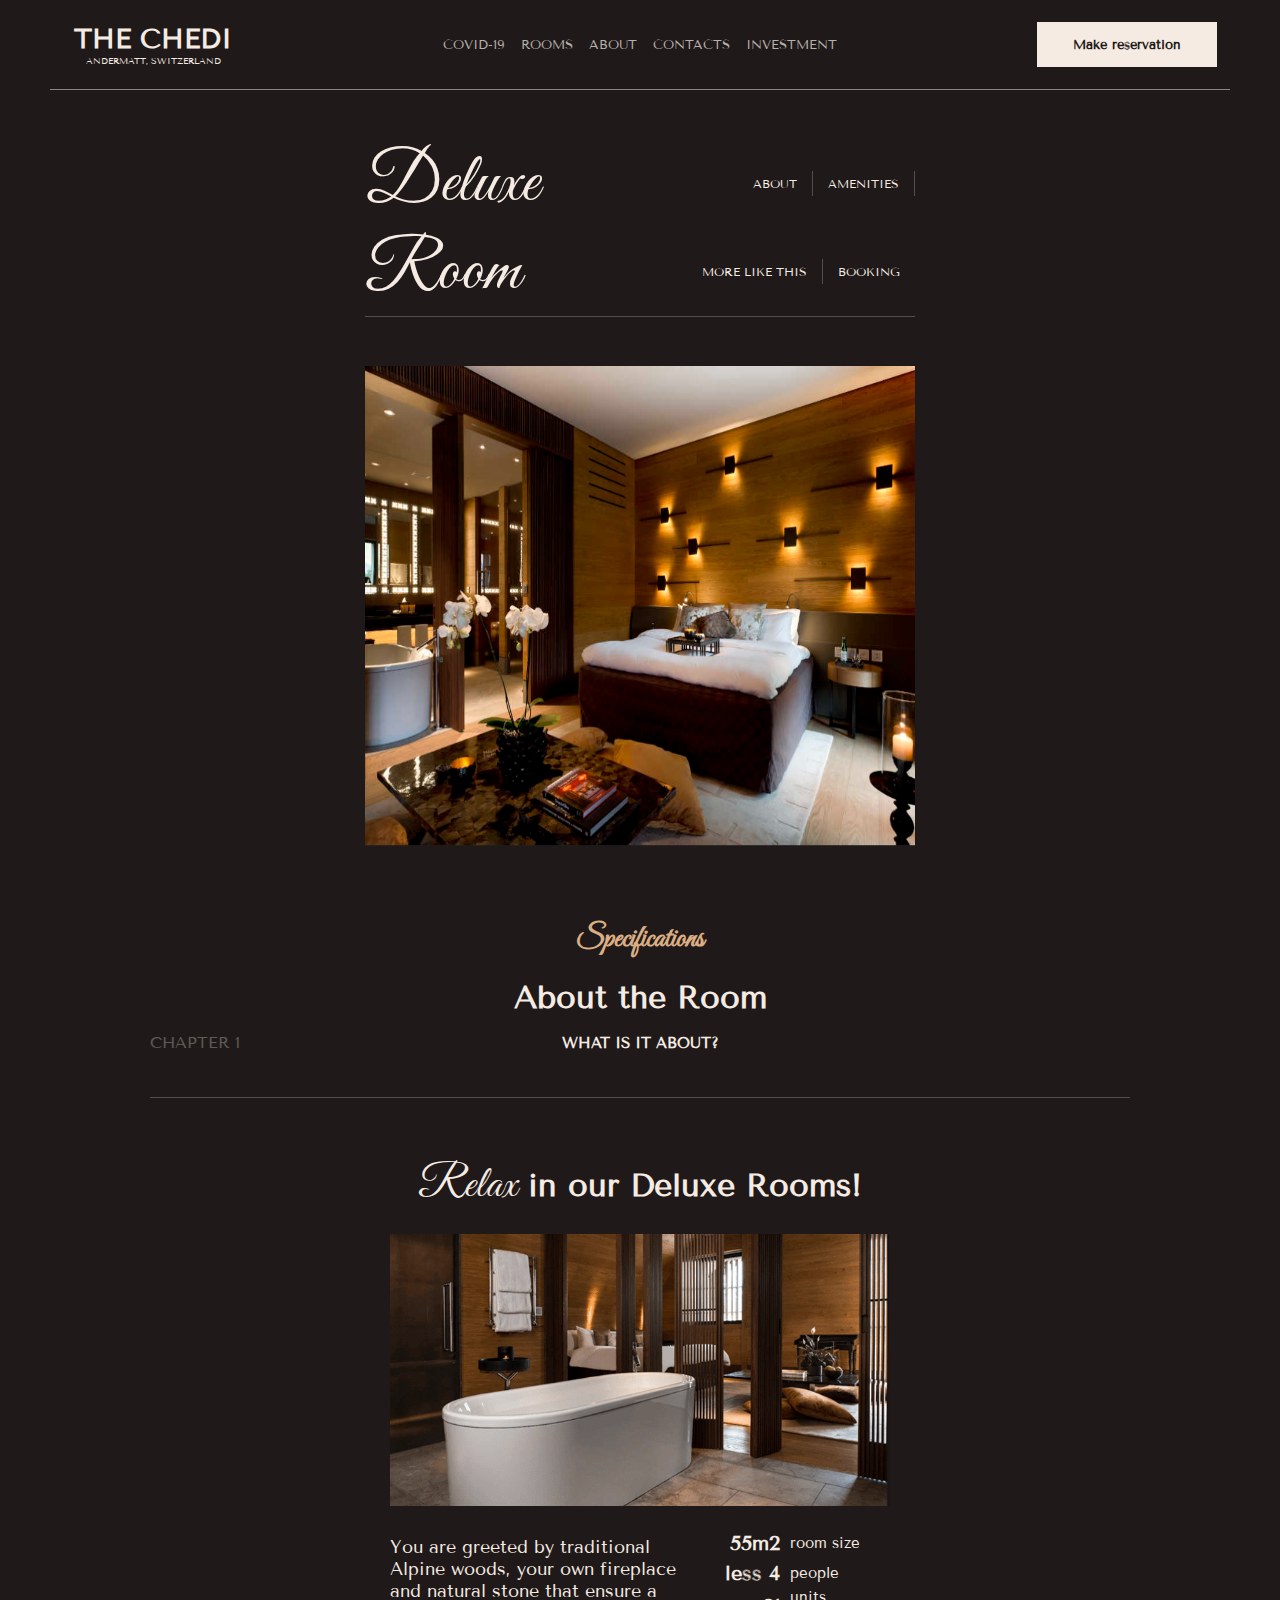
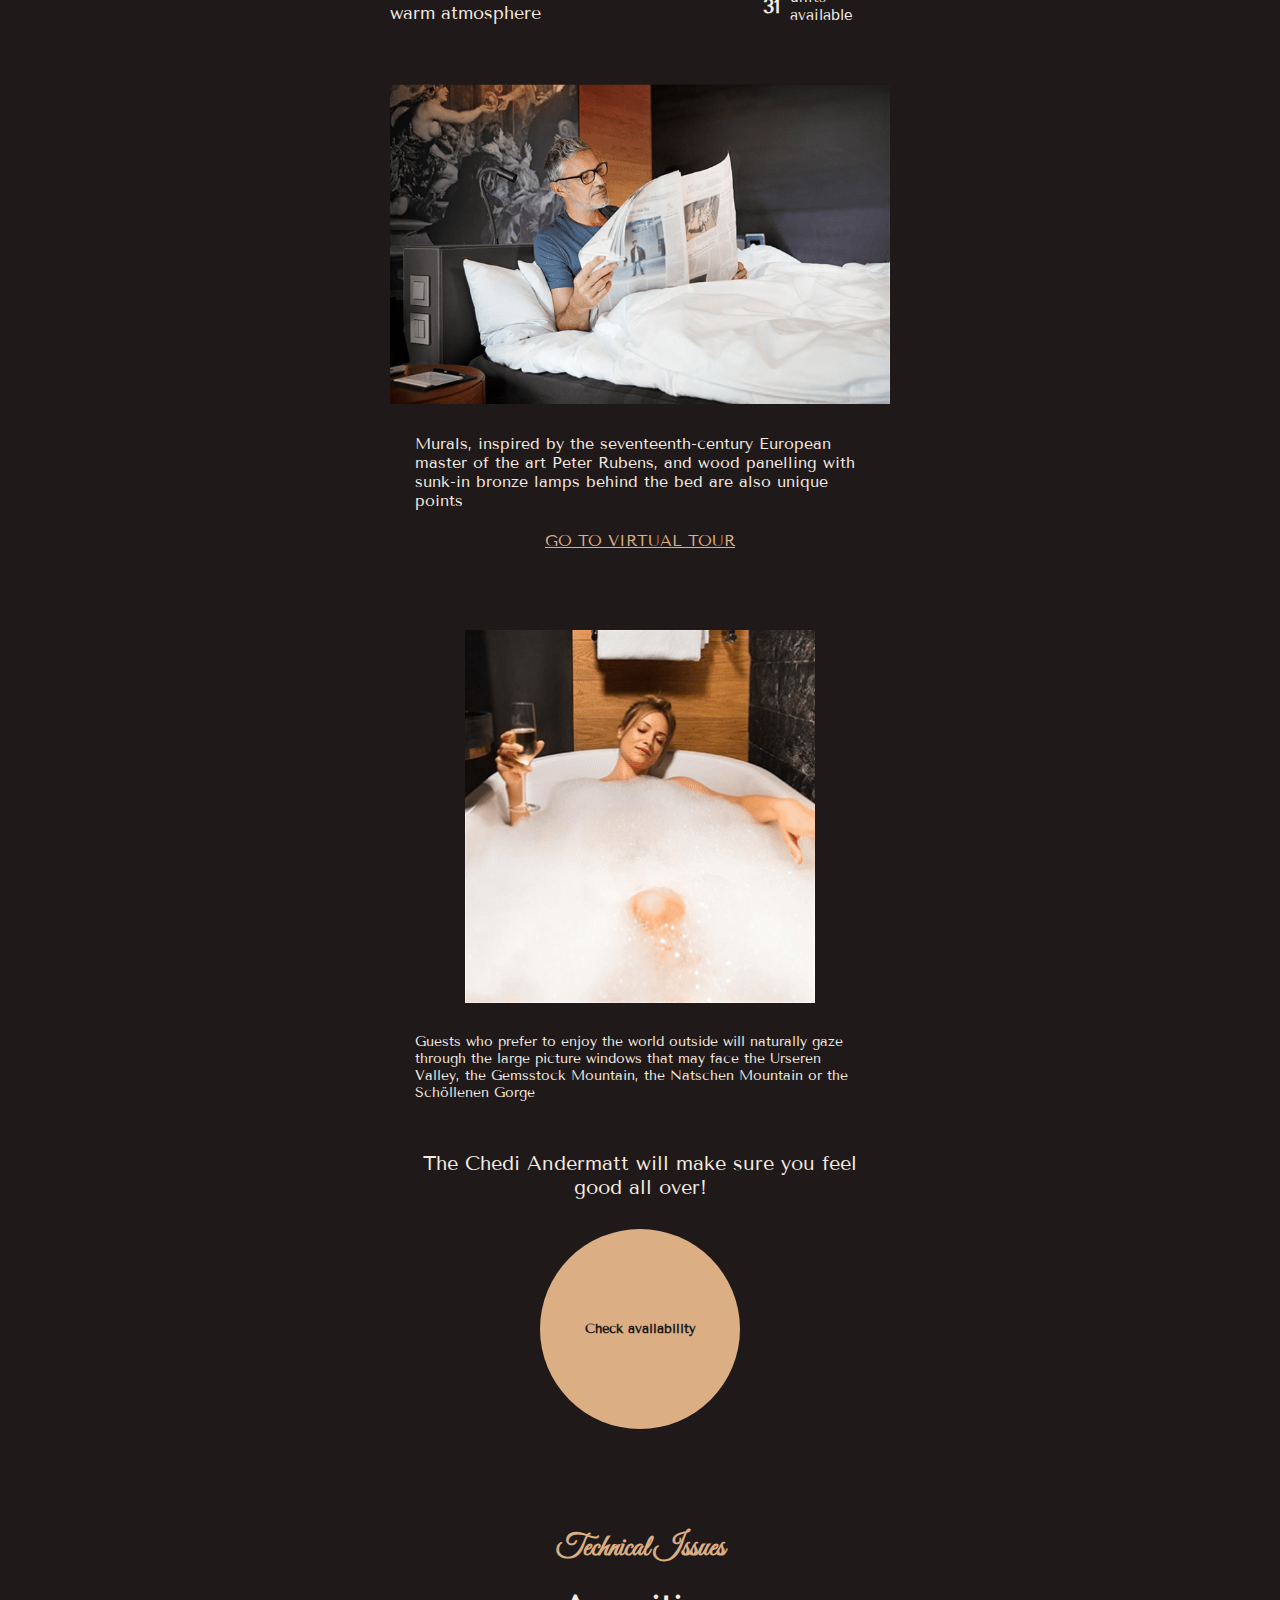
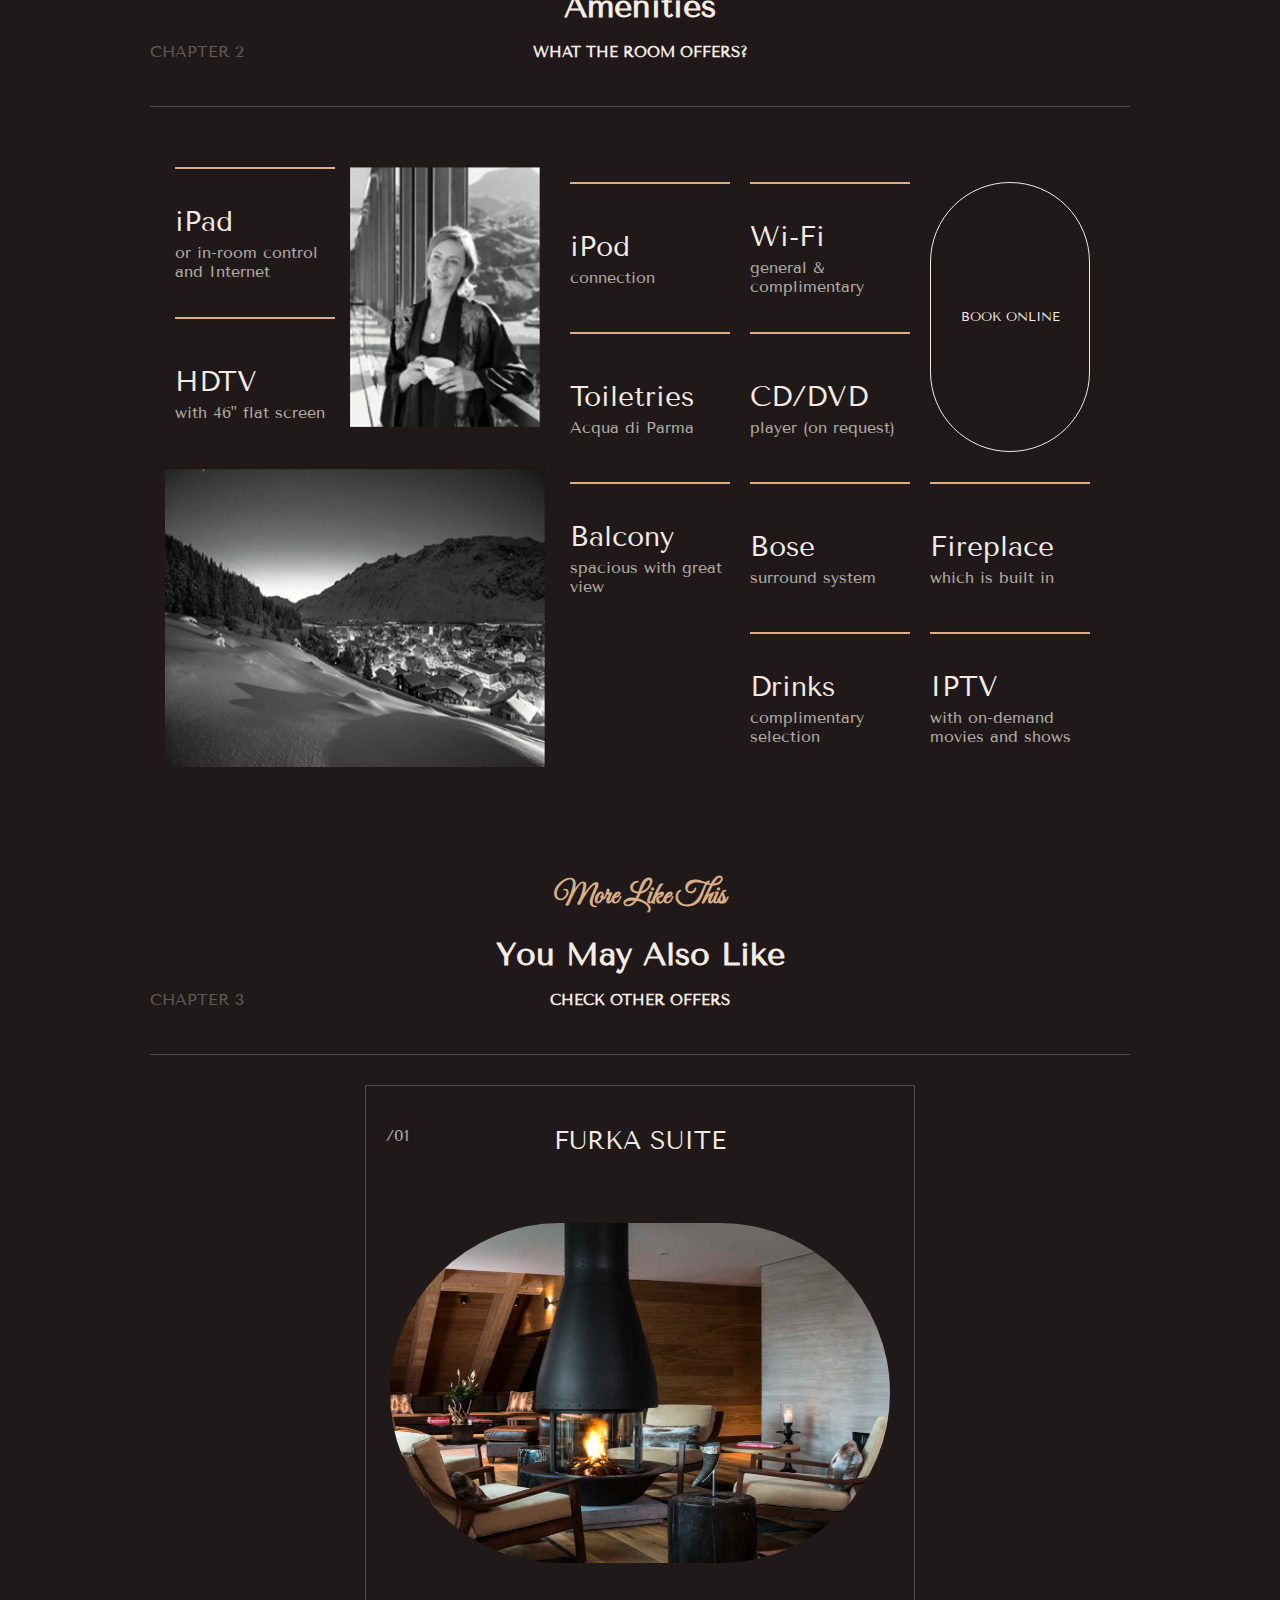
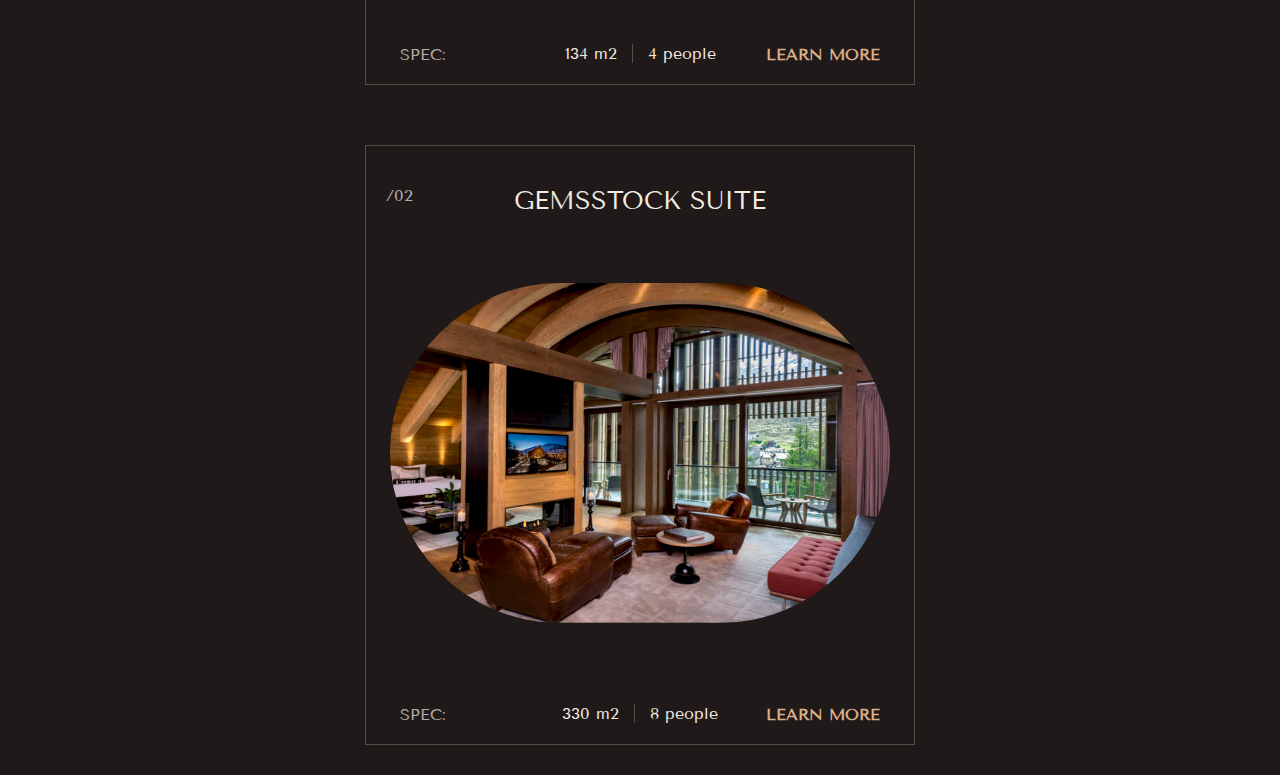
<file: frontend/rooms.html>
<!DOCTYPE html>
<html lang="en">
<head>
    <meta charset="UTF-8">
    <meta http-equiv="X-UA-Compatible" content="IE=edge">
    <meta name="viewport" content="width=device-width, initial-scale=1.0">
    <title>Deluxe Room</title>
    <link rel="stylesheet" href="style.css">
    <link rel="preconnect" href="https://fonts.googleapis.com">
	<link rel="preconnect" href="https://fonts.gstatic.com" crossorigin>
	<link href="https://fonts.googleapis.com/css2?family=Great+Vibes&family=Mukta&family=Tenor+Sans&display=swap" rel="stylesheet">
</head>
<body>
    <div class="roomsMainPage">
        <div class="menuDiv">
            <div class="sectionItem filler"></div>
            <div class="sectionItem hotelName">
                <a href="index.html">
                    <h1>The Chedi</h1>
                    <p>Andermatt, Switzerland</p>
                </a>
            </div>
            <div class="sectionItem menuList">
                <ul>
                    <li><a href="">Covid-19</a></li>
                    <li><a href="rooms.html">Rooms</a></li>
                    <li><a href="#aboutPage">About</a></li>
                    <li><a href="">Contacts</a></li>
                    <li><a href="">Investment</a></li>
                </ul>
            </div>
            <div class="sectionItem bookingDiv">
                <button>
                    Make reservation
                </button>
            </div>
            <div class="sectionItem dropdown">
                <button>Menu</button>
                <div>
                    <a href="">Covid-19</a>
                    <a href="rooms.html">Rooms</a>
                    <a href="#aboutPage">About</a>
                    <a href="">Contacts</a>
                    <a href="">Investment</a>
                </div>
            </div>
        </div>
        <div class="roomsTitleSection">
            <h1>Deluxe Room</h1>
            <div class="roomsMenuList">
                    <a href="#specificationsPage">About</a>
                    <a href="#amenitiesPage">Amenities</a>
                    <a href="#moreOffersPage">More like this</a>
                    <a href="" class="noborder">Booking</a>
            </div>
        </div>
        <div class="roomsContentSection">
            <img src="Images/deluxe_room.PNG" alt="Deluxe room">
        </div>
    </div>

    <div id="specificationsPage" class="subPage">
        <div class="subpageTitleDiv">
			<h3>Specifications</h3>
			<h1>About the Room</h1>
			<h2>What is it about?</h2>
		</div>
        <div class="specificationsMainDiv">
            <div class="specificationsSection specifications1">
                <h1><span>Relax</span> in our Deluxe Rooms!</h1>
                <div class="details">
                    <img src="Images/deluxe_room_detail.PNG" alt="Deluxe Room">
                    <p>You are greeted by traditional Alpine woods, your own fireplace and natural stone that ensure a warm atmosphere</p>
                    <div>
                        <h2>55m2</h2>
                        <p>room size</p>
                        <h2>less 4</h2>
                        <p>people</p>
                        <h2>31</h2>
                        <p>units available</p>
                    </div>
                </div>
            </div>
            <div class="specificationsSection specifications2">
                <p>Murals, inspired by the seventeenth-century European master of the art Peter Rubens, and wood panelling with sunk-in bronze lamps behind the bed are also unique points</p>
                <img src="Images/comfortable_bed.PNG" alt="Comfortable bed">
                <a href="">Go to virtual tour</a>
            </div>
            <div class="specificationsSection specifications3">
                <img src="Images/bathtub.PNG" alt="Bathtub">
                <p>Guests who prefer to enjoy the world outside will naturally gaze through the large picture windows that may face the Urseren Valley, the Gemsstock Mountain, the Natschen Mountain or the Schöllenen Gorge</p>
                <div>
                    <h2>The Chedi Andermatt will make sure you feel good all over!</h2>
                    <button>Check availability</button>
                </div>
            </div>
        </div>
        <div class="chapterTxt">
			Chapter 1
		</div>
    </div>

    <div id="amenitiesPage" class="subPage">
        <div class="subpageTitleDiv">
			<h3>Technical Issues</h3>
			<h1>Amenities</h1>
			<h2>What the room offers?</h2>
		</div>
        <div class="amenitiesMainDiv">
            <div class="amenities1">
                <div>
                    <div>
                        <div class="amenitiesItem">
                            <h1>iPad</h1>
                            <p>or in-room control and Internet</p>
                        </div>
                        <div class="amenitiesItem">
                            <h1>HDTV</h1>
                            <p>with 46" flat screen</p>
                        </div>
                    </div>
                    <img src="Images/guest_img.PNG" alt="Guest image">
                </div>
                <img src="Images/balcony_view.PNG" alt="Balcony view">
            </div>
            <div class="amenities2">
                <div>
                    <div class="amenitiesItem">
                        <h1>iPod</h1>
                        <p>connection</p>
                    </div>
                    <div class="amenitiesItem">
                        <h1>Toiletries</h1>
                        <p>Acqua di Parma</p>
                    </div>
                    <div class="amenitiesItem">
                        <h1>Balcony</h1>
                        <p>spacious with great view</p>
                    </div>
                    <div class="amenitiesItem noborder">

                    </div>
                </div>
                <div>
                    <div class="amenitiesItem">
                        <h1>Wi-Fi</h1>
                        <p>general & complimentary</p>
                    </div>
                    <div class="amenitiesItem">
                        <h1>CD/DVD</h1>
                        <p>player (on request)</p>
                    </div>
                    <div class="amenitiesItem">
                        <h1>Bose</h1>
                        <p>surround system</p>
                    </div>
                    <div class="amenitiesItem">
                        <h1>Drinks</h1>
                        <p>complimentary selection</p>
                    </div>
                </div>
                <div class="amenitiesButtonDiv">
                    <button>Book online</button>
                    <div class="amenitiesItem">
                        <h1>Fireplace</h1>
                        <p>which is built in</p>
                    </div>
                    <div class="amenitiesItem">
                        <h1>IPTV</h1>
                        <p>with on-demand movies and shows</p>
                    </div>
                </div>
            </div>
        </div>
        <div class="chapterTxt">
			Chapter 2
		</div>
    </div>

    <div id="moreOffersPage" class="subPage">
        <div class="subpageTitleDiv">
			<h3>More Like This</h3>
			<h1>You May Also Like</h1>
			<h2>Check other offers</h2>
		</div>
        <div class="moreOffersMainDiv">
            <div class="moreOffers moreOffers1">
                <h1>Furka suite</h1>
                <img src="Images/furka_suite.PNG" alt="Furka image">
                <div>
                    <p class="specTxt">Spec:</p>
                    <p class="learnMore">Learn more</p>
                    <p class="borderRight">134 m2</p>
                    <p>4 people</p>
                </div>
                <p class="offerNumber">/01</p>
            </div>
            <div class="moreOffers">
                <h1>Gemsstock suite</h1>
                <img src="Images/gemsstock_suite.PNG" alt="Gemsstock image">
                <div>
                    <p class="specTxt">Spec:</p>
                    <p class="learnMore">Learn more</p>
                    <p class="borderRight">330 m2</p>
                    <p>8 people</p>
                </div>
                <p class="offerNumber">/02</p>
            </div>
        </div>
        <div class="chapterTxt">
			Chapter 3
		</div>
    </div>
</body>
</html>
</file>
<file: frontend/style.css>
/* CSS reset start */
* {
    margin: 0;
    padding: 0;
    border: 0;
    outline: none;
    box-sizing: border-box;
    background: transparent;
    font-family: inherit;
  }
a{
    text-decoration: none;
}
a img {
    border: none;
}

button,
a {
    cursor: pointer;
    color: inherit;
}

textarea {
    resize: none;
}

button,
textarea,
select {
    appearance: none !important;
    border-radius: 0;
}

/* CSS reset end */

/*

Fonts:
font-family: 'Great Vibes', cursive;
font-family: 'Mukta', sans-serif;
font-family: 'Tenor Sans', sans-serif;

*/

html {
    scroll-behavior: smooth;
}

body {
    background-color: #1F1A19;
    color: #F5EBE3;
    font-family: 'Tenor Sans', sans-serif;
}

#root {
    position: relative;
    display: flex;
    flex-direction: column;
    min-height: 100vh;
    width: 100%;
}


/* Main page start */

    /* Background images start */

#homeBg1, #homeBg2, #homeBg0 {
    position: absolute;
    display: block;
    width: 100%;
    height: 100vh;
    object-fit: cover;
    z-index: -1;
    transition: 0.8s linear;  /* Opacity change on click happens slower */
}

#homeBg0 {
    opacity: 0;
}

#homeBg1 {
    opacity: 0.5;
}

#homeBg2 {
    opacity: 0;
}

    /* Background images end */

.menuDiv {
    display: flex;
    flex-direction: row;
    justify-content: space-between;
    height: 10vh;
    margin-left: 250px;
    margin-right: 250px;
    border-bottom: 1px solid #f5ebe380;
    text-transform: uppercase;
}

.sectionItem {
    align-self: center;
    width: 100%;
    max-width: 300px;
}

.filler {
    display: none;
}

.menuDiv .menuList {
    display: flex;
    justify-content: center;
    width: 100%;
    max-width: 500px;
}

    /* Menu bar - Hotel name and location start */

.hotelName h1 {
    text-align: center;
    transform: translateX(-20%);
    font-size: 27px;
}

.hotelName p {
    text-align: center;
    transform: translateX(-20%);
    font-size: 9px;
}

    /* Menu bar - Hotel name and location end */

    /* Menu bar - Menu items start */

.menuList ul {
    list-style-type: none;
    margin: 0;
    padding: 0;
    color: #f5ebe3b9;
    font-size: 12.5px
}

.menuList li {
    float: left;
}

.menuList a {
    padding: 8px;
}

.menuList a:hover {
    background-color: #3D3A39;
}

    /* Menu bar - Menu items end */

    /* Menu bar - Make reservation start */

.bookingDiv {
    text-align: right;
}

.bookingDiv button {
    height: 45px;
    width: 180px;
    background-color: #F5EBE3;
    color: #1F1A19;
    font-weight: bold;
}

.dropdown {
    display: none;
}

    /* Menu bar - Make reservation end */

    /* Main area - Welcome and hotel description text start */

.mainArea {
    display: flex;
    flex-direction: column;
    text-align: center;
    height: 90vh;
}

.mainTxt {
    display: flex;
    flex-direction: column;
    justify-content: center;
    height: 75vh;
    width: 100%;
    max-width: 400px;
}

.mainTxt h1 {
    transform: translateX(-50%);
    font-family: 'Great Vibes', cursive;
    font-size: 150px;
    font-weight: 100;
}

.mainTxt h2 {
    align-self: flex-end;
    text-align: left;
    text-transform: uppercase;
    width: 200px;
    margin-top: -15px;
    opacity: 0.8;
    line-height: 1.2em;
    font-size: 16px;
}

    /* Main area - Welcome and hotel description text end */

    /* Main area - Video link and text start */

.videoLink {
    display: flex;
    flex-direction: row;
    justify-content: center;
    align-items: center;
    height: 15vh;
    margin-bottom: 20px;
}

.videoLink button {
    display: flex;
    justify-content: center;
    align-items: center;
    width: 100%;
    max-width: 80px;
    height: 100%;
    max-height: 80px;
    margin-right: 15px;
    border-radius: 50%;
    background-color: #dbae84;
}

.videoLink img {
    width: 22px;
    height: 22px;
    margin-left: 2px;
    margin-right: -3px;
    margin-bottom: -1px;
}

.videoLink a {
    display: flex;
    flex-direction: column;
    text-decoration: underline;
    text-decoration-color: #f5ebe380;
}

.videoLink p {
    margin-top: 3px;
    text-transform: uppercase;
    font-size: 14px;
}

    /* Main area - Video link and text end */

    /* Change photo buttons in the corner start */

.galleryBtn {
    position: absolute;
    right: 0;
    bottom: 0;
    margin-bottom: 50px;
    margin-right: 110px;
}

.galleryBtn button {
    width: 50px;
    height: 50px;
    margin-top: 20px;
    border: 3px solid #f5ebe3b9;
    border-radius: 50%;
    font-weight: bold;
}

#changeImageL {
    margin-left: 37px;
}

#changeImageR {
    margin-left: 17px;
}

.galleryBtn p {
    width: 155px;
    text-align: right;
    opacity: 0.9;
}

    /* Change photo buttons in the corner end */

/* Main page end */

/* About page start */

.subPage {
    position: relative; /* For the "Chapter" text */
    display: flex;
    flex-direction: column;
    align-items: center;
    min-height: 100vh;
    margin-left: 250px;
    margin-right: 250px;
}

    /* About page - Title section start */

.subpageTitleDiv {
    display: flex;
    flex-direction: column;
    align-items: center;
    width: 100%;
    border-bottom: 1px solid #f5ebe33f;
}

.subpageTitleDiv h3 {
    margin-top: 20px;
    margin-bottom: 20px;
    color: #dbae84;
    font-family: 'Great Vibes', cursive;
    font-size: 30px;
}

.subpageTitleDiv h1 {
    margin-bottom: 18px;
}

.subpageTitleDiv h2 {
    margin-bottom: 45px;
    text-transform: uppercase;
    font-size: 15px;
}

    /* About page - Title section end */

.aboutMainDiv {
    display: flex;
    flex-direction: row;
    justify-content: center;
    flex-wrap: wrap;
}

.aboutDetailDiv {
    width: 100%;
    max-width: 550px;
}

.aboutDetailDiv p {
    width: 100%;
    max-width: 400px;
    margin-top: 40px;
    margin-left: 15px;
    line-height: 1.4em;
    font-size: 18px;
}

    /* About page - Circles start */

.circleContainer {
    display: flex;
    flex-direction: row;
    flex-wrap: wrap;
    margin-top: 45px;
    text-transform: uppercase;
    font-family: 'Mukta', sans-serif;
}

.circleContainer h1 {
    letter-spacing: 0.05em;
}

.circleContainer p {
    width: 120px;
    margin: unset;
    line-height: unset;
    text-align: center;
    font-size: 15px;
}

.dataDescription4 p {
    width: 100px;
}

.circleContainer div {
    display: flex;
    flex-direction: column;
    justify-content: center;
    align-items: center;
    height: 225px;
    width: 225px;
    margin: 15px;
    border: 2px solid #f5ebe3;
    border-radius: 50%;
}

.circleContainer div:hover {
    border: 2px solid #dbae84;
    color: #dbae84;
    cursor: pointer;
}

    /* About page - Circles end */

.aboutImgDiv {
    width: 550px;
}

.aboutImgDiv img {
    height: 100%;
    max-height: 610px;
    width: 100%;
    max-width: 600px;
    margin-top: 45px;
}

    /* Chapter text start */

.chapterTxt {
    position: absolute;
    left: 0;
    top: 0;
    margin-top: 133px;
    opacity: 0.3;
    text-transform: uppercase;
}

    /* Chapter text end */

/* About page end */

/* Awards page start */


    /* Awards page - Main section start */

.awardsMainDiv {
    display: flex;
    flex-direction: column;
    justify-content: center;
    align-items: flex-end;
}

.awardsContextDiv {
    display: flex;
    flex-wrap: wrap;
}

.awardsContextDiv li {
    width: 550px;
    height: 130px;
}

.listHeaderTxt1, .listHeaderTxt2 {
    display: flex;
    align-items: flex-end;
    height: 130px;
    padding-bottom: 20px;
    color: #f5ebe33f;
    text-transform: uppercase;
    font-size: 12px;
}

.listHeaderTxt1 {
    padding-left: 200px;
}

.listHeaderTxt2 {
    padding-left: 70px;
}

.awardsContextDiv li {
    padding-top: 30px;
    border-top: 1px solid #f5ebe33f;
    border-bottom: 1px solid #f5ebe33f;
}

.awardsTitleDiv li {
    display: flex;
    border-right: 1px solid #f5ebe33f;
    text-transform: uppercase;
    font-weight: bold;
}

.awardsTitleDiv li p {
    margin-right: 200px;
    color: #dbae84;
}

.awardsDescriptionDiv li {
    display: flex;
    justify-content: space-between;
    list-style: none;
    padding-left: 70px;
}

.awardsDescriptionDiv p {
    width: 420px;
}

.awardsDescriptionDiv button {
    height: 50px;
    width: 50px;
    border: 2px solid #dbae84;
    border-radius: 50%;
    color: #dbae84;
    font-weight: bold;
    cursor: no-drop;
}

.awardsMainDiv a {
    display: flex;
    justify-content: center;
    align-items: center;
    height: 40px;
    width: 140px;
    margin-top: 50px;
    text-transform: uppercase;
    background-color: #dbae84;
    color: #3D3A39;
    font-weight: bold;
    font-size: 10px;
    cursor: no-drop;
}

    /* Awards page - Main section end */



/* Awards page end */

/* Activities page start */

.activitiesMain {
    display: flex;
    justify-content: center;
    flex-wrap: wrap;
    width: 100%;
}

.activitiesMain div {
    width: 33%;
    min-width: 400px;
}

.activitiesMain img {
    height: 350px;
    width: 350px;
}

.activitiesColumn1, .activitiesColumn2, .activitiesColumn3 {
    display: flex;
    flex-direction: column;
    align-items: center;
    height: 550px;
    margin-top: 75px;
    border-bottom: 1px solid #f5ebe33f;

}

.activitiesColumn1, .activitiesColumn2 {
    border-right: 1px solid #f5ebe33f;
}

.activitiesColumn1 div, .activitiesColumn2 div {
    display: flex;
    justify-content: space-between;
    align-items: center;
    padding: 30px;
}

.activityName {
    font-size: 18px;
    text-transform: uppercase;
}

.activityDescription {
    width: 340px;
    padding-top: 25px;
    border-top: 1px solid #f5ebe33f;
    font-size: 15px;
    opacity: 0.8;
}

.activitiesMain button {
    width: 80px;
    height: 35px;
    border: 1px solid #dbae84;
    border-radius: 20px;
    color: #dbae84;
    cursor: default;
}

.activitiesColumn3 {
    display: flex;
    justify-content: center;
    text-align: center;
}

.activitiesColumn3 a {
    display: flex;
    flex-direction: column;
    justify-content: space-evenly;
    align-items: center;
    height: 330px;
    width: 330px;
    padding-top: 20px;
    padding-bottom: 20px;
    border: 1px solid #dbae84;
    border-radius: 50%;
    text-transform: uppercase;
    color: #dbae84;
    cursor: no-drop;
}

.allOffersTxt {
    width: 150px;
    font-size: 14px;
}

.plusSign {
    font-size: 40px;
}

.numberOfOffers {
    font-size: 13px;
    opacity: 0.8;
}


/* Activities page end */

/* Offers page start */

    /* Offer page - Main section start */

.offerCards {
    display: flex;
    height: 300px;
    width: 1000px;
    border: 1px solid #f5ebe33f;
    margin-top: 40px;
}

.offerCard2 {
    display: flex;
    flex-direction: row-reverse;
}

.offerReservationDiv {
    display: flex;
    justify-content: center;
    align-items: center;
    width: 100px;
    background-color: #dbae84;
    writing-mode: vertical-lr;  /* ?How to flip? */
    text-orientation: mixed;
    color: #3D3A39;
    font-size: 12px;
    font-weight: bold;
}

        /* Offer details start */

.offerDetailsDiv {
    display: flex;
    flex-direction: column;
    justify-content: center;
    width: 400px;
}

.bookingDetailsDiv {
    padding-left: 80px;
}

.voucherDetailsDiv {
    padding-right: 80px;
}

.offerDetailsDiv h1 {
    margin-bottom: 30px;
    color: #dbae84;
    text-transform: uppercase;
    font-size: 22px;
}

.offerDetailsDiv p {
    width: 300px;
    font-size: 14px;
}

        /* Offer details end */

        /* Small image start */

.offerSmallImgDiv {
    display: flex;
    justify-content: center;
    align-items: center;
    width: 200px;
}

.offerSmallImgDiv img {
    height: 120px;
    width: 120px;
    border-radius: 50%;
}

.bookingSmallImgDiv img {
    margin-left: 40px;
}

.voucherSmallImgDiv img {
    margin-right: 40px;
}

        /* Small image end */

        /* Big image start */

.offerBigImgDiv {
    display: flex;
    justify-content: center;
    align-items: center;
    width: 300px;
}

.offerBigImgDiv img {
    height: 250px;
    width: 250px;
    border-radius: 50%;
}

        /* Big image end */

    /* Offer page - Main section end */

/* Offers page end */

/*---------------------------------------------------------    ROOMS.HTML    ---------------------------------------------------------*/

/* Rooms main page start */

.roomsMainPage {
    display: flex;
    flex-direction: column;
    justify-content: space-between;
    align-items: center;
    height: 100vh;
    margin-left: 250px;
    margin-right: 250px;
}

.roomsMainPage .menuDiv {
    justify-content: space-around;
    width: 100%;
}

.roomsTitleSection {
    display: flex;
    justify-content: space-between;
    width: 1100px;
    border-bottom: 1px solid #f5ebe33f;
}

.roomsTitleSection h1 {
    font-weight: 100;
    font-size: 70px;
    font-family: 'Great Vibes', cursive;
}

.roomsMenuList {
    display: flex;
    flex-wrap: wrap;
    justify-content: flex-end;
    align-items: center;
    width: 300px;
    text-align: right;
}

.roomsMenuList a {
    display: flex;
    align-items: center;
    height: 25px;
    padding: 0 15px;
    border-right: 1px solid #f5ebe33f;
    text-transform: uppercase;
    font-size: 12px;
}

.roomsMenuList a:hover {
    background-color: #f5ebe33f;
}

a.noborder {
    border: none;
}

.roomsContentSection img {
    width: 1100px;
    height: 600px;
    margin: 25px 0;
}

/* Rooms main page end */

/* Rooms specifications page start */


.specificationsMainDiv {
    display: flex;
    flex-direction: column;
    justify-content: center;
    align-items: center;
}

.specificationsSection {
    display: flex;
    align-items: center;
    height: 500px;
    width: 1100px;
    margin: 30px 0;
}

    /* Specifications 1 end */

.specifications1 {
    flex-direction: column;
    justify-content: space-between;
    padding-top: 30px;
}

.specifications1 h1 span {
    font-family: 'Great Vibes', cursive;
    font-weight: 100;
    font-size: 45px;
}

.specifications1 .details {
    position: relative;
    display: flex;
}

.specifications1 .details img{
    margin-right: 50px;
}

.specifications1 .details p{
    width: 320px;
    font-size: 18px;
}

.specifications1 .details div{
    position: absolute;
    display: flex;
    flex-wrap: wrap;
    right: 0;
    bottom: 0;
    width: 200px;
}

.specifications1 .details div h2, .specifications1 .details div p {
    width: 100px;
}

    /* Specifications 1 end */

    /* Specifications 2 start */

.specifications2 {
    position: relative;
    justify-content: space-between;
}

.specifications2 a {
    position: absolute;
    left: 0;
    bottom: 0;
    margin-bottom: 20px;
    text-transform: uppercase;
    text-decoration: underline;
    color: #dbae84;
}

.specifications2 p {
    align-self: flex-end;
    padding-bottom: 100px;
    width: 300px;
}

    /* Specifications 2 end */

    /* Specifications 3 start */

.specifications3 {
    justify-content: space-between;
}

.specifications3 img {
    width: 33%;
    min-width: 350px;
}

.specifications3 p {
    align-self: flex-end;
    padding-left: 20px;
    padding-right: 50px;
    margin-bottom: 70px;
    width: 33%;
    min-width: 350px;
}

.specifications3 div {
    display: flex;
    flex-direction: column;
    justify-content: space-between;
    width: 33%;
    min-width: 350px;
}

.specifications3 div h2 {
    font-weight: 100;
    margin-bottom: 100px;
}

.specifications3 div button {
    height: 200px;
    width: 200px;
    background-color: #dbae84;
    border-radius: 50%;
    color: #1F1A19;
    font-weight: bold;
}

    /* Specifications 3 end */



/* Rooms specifications page end */

/* Rooms amenities start */

.amenitiesMainDiv {
    display: flex;
    justify-content: center;
    align-items: center;
    flex-wrap: wrap;
    margin: 60px 0;
    height: 600px;
}

.amenities1 {
    display: flex;
    flex-direction: column;
    align-items: center;
    min-width: 400px;
    width: 40%;
}

.amenities1 img {
    height: 300px;
    width: 420px;
}

.amenities1 div {
    display: flex;
}

.amenities1 div img {
    width: 200px;
    padding-bottom: 40px;
    padding-left: 5px;
    padding-right: 5px;
}

.amenities1 div div{
    display: flex;
    flex-direction: column;
}

.amenities2 {
    display: flex;
    min-width: 600px;
    width: 60%;
}

.amenitiesItem {
    display: flex;
    flex-direction: column;
    justify-content: center;
    height: 150px;
    width: 200px;
    border-top: 2px solid #dbae84;
    margin: 0 10px;
}

.amenitiesItem h1 {
    padding-bottom: 5px;
    font-weight: 100;
    font-size: 28px;
}

.amenitiesItem p {
    max-width: 170px;
    font-size: 16px;
    opacity: 0.7;
}

.amenities2 button {
    width: 180px;
    height: 270px;
    margin-bottom: 30px;
    margin-left: 20px;
    border: 1px solid #F5EBE3;
    border-radius: 100px;
    text-transform: uppercase;
}

.amenities2 .noborder {
    border-top: unset;
}

/* Rooms amenities end */

/* Rooms more offers start */

.moreOffersMainDiv {
    display: flex;
    justify-content: center;
    align-items: center;
    flex-wrap: wrap;
}

.moreOffers {
    position: relative;
    display: flex;
    flex-direction: column;
    justify-content: center;
    align-items: center;
    height: 600px;
    width: 550px;
    border-bottom: 1px solid #f5ebe33f;
    margin: 30px 0;
}

.moreOffers1 {
    border-right: 1px solid #f5ebe33f;
}

.moreOffers h1 {
    height: 100px;
    text-transform: uppercase;
    padding-top: 40px;
    font-weight: 100;
    font-size: 25px;
}

.moreOffers img {
    height: 340px;
    width: 500px;
    border-radius: 200px;
    margin: 60px 0;
}

.moreOffers .offerNumber {
    position: absolute;
    top: 0;
    left: 0;
    margin-top: 40px;
    margin-left: 20px;
    opacity: 0.7;
}

.moreOffers div {
    position: relative;
    display: flex;
    justify-content: center;
    align-items: center;
    height: 100px;
    width: 550px;
}

.moreOffers .specTxt {
    position: absolute;
    top: 50%;
    left: 0;
    transform: translateY(-50%);
    margin-left: 20px;
    text-transform: uppercase;
    opacity: 0.7;
}

.moreOffers .learnMore {
    position: absolute;
    top: 50%;
    right: 0;
    margin-right: 20px;
    transform: translateY(-50%);
    color: #dbae84;
    font-weight: bold;
    text-transform: uppercase;
}

.moreOffers div p {
    padding: 0 15px;
}

.moreOffers .borderRight {
    border-right: 1px solid #f5ebe33f;
}




/* Rooms more offers end */


/*-----------------------------------------------------------------------------------------------------------------------------------*/

@media screen and (max-width: 1600px){

/* Main page start */

.menuDiv {
    margin-left: 200px;
    margin-right: 200px;
}

.galleryBtn {
    margin-right: 60px;
}

/* Main page end */

/* About page start */

.subPage {
    margin-left: 150px;
    margin-right: 150px;
}

.aboutMainDiv {
    flex-direction: column;
}

.aboutDetailDiv {
    display: flex;
    flex-direction: column;
    align-items: center;
}

.aboutDetailDiv P {
    text-align: center;
}

    /* About page - Circles start */

.circleContainer {
    justify-content: center;
}

    /* About page - Circles end */

/* About page end */

/* Awards page start */


    /* Awards page - Main section start */

.awardsMainDiv {
    margin-bottom: 70px;
}

.awardsContextDiv {
    display: flex;
    flex-direction: column;
}

.listHeaderTxt1, .listHeaderTxt2 {
    justify-content: center;
    padding: unset;
    padding-bottom: 20px;
    font-size: 16px;
}

p.listHeaderTxt2 {  /* Won't overwrite in .listHeaderTxt2 p form */
    width: 100%;
    height: 100px;
}

.awardsContextDiv li {
    display: flex;
    justify-content: center;
    align-items: center;
    border: 1px solid #f5ebe33f;
    padding-top: unset;
}

.awardsTitleDiv li {
    flex-direction: column;
    justify-content: space-evenly;
    font-weight: bold;
}

.awardsTitleDiv li p {
    margin-right: unset;
}

.awardsDescriptionDiv li {
    justify-content: space-evenly;
    padding-left: unset;
}

    /* Awards page - Main section end */

/* Awards page end */

/* Activities page start */



.activitiesColumn1, .activitiesColumn2 {
    height: 575px;
    padding-top: 25px;
    border: 1px solid #f5ebe33f;
}

.activitiesColumn3 {
    height: 500px;
    margin-top: unset;
    border: none;
}

/* Activities page end */

/* Rooms page start */

.roomsMainPage {
    margin-left: 200px;
    margin-right: 200px;
}

.roomsTitleSection, .roomsContentSection img, .specificationsSection {
    width: 950px;
}

.roomsContentSection img {
    height: 520px;
    margin-bottom: 50px;
    margin-top: unset;
}

.specificationsSection {
    height: 400px;
}

.specifications1 h1 {
    margin-bottom: 20px;
}

.specifications1 .details img {
    width: 600px;
}

.specifications1 .details p {
    width: 300px;
}

.specifications1 .details div {
    align-items: center;
}

.specifications1 .details div h2 {
    font-size: 20px;
    margin: 3px 0;
}

.specifications1 .details div p {
    font-size: 15px;
}

.specifications2 img {
    width: 600px;
}

.specifications3 p {
    font-size: 13px;
}

.specifications3 p, .specifications3 div {
    width: 300px;
    min-width: unset;
}

.specifications3 div h2 {
    font-size: 20px;
}

.amenities1, .amenities1 img {
    width: 380px;
    min-width: unset;
}

.amenities2 {
    width: 570px;
    min-width: unset;
}

.amenitiesItem {
    width: 160px;
}

.amenities2 button {
    margin-left: 10px;
    width: 160px;
}

/* Rooms page end */


}

/*-----------------------------------------------------------------------------------------------------------------------------------*/

@media screen and (max-width: 1400px) {

/* Main page start */

.menuDiv {
    margin-left: 100px;
    margin-right: 100px;
}

.mainTxt h2 {
    align-self: center;
}

.videoLink {
    height: 20vh;
    flex-direction: column;
    margin-bottom: 170px;
}

.videoLink button {
    margin-right: unset;
}

.videoLink p {
    margin-top: 5px;
}

.galleryBtn {
    bottom: unset;
    right: unset;
    margin-right: unset;
    left: 50%;
    bottom: 0;
    transform: translateX(-50%);
    width: 200px;
    text-align: center;
}

.galleryBtn p {
    width: 100%;
    text-align: center;
}

#changeImageL, #changeImageL {
    margin-left: unset;
}

.mainTxt h1 {
    transform: translateX(-30%);
}

/* Main page end */

/* Offers page start */

    /* Offer page - Main section start */

.offerCards {
    flex-direction: column;
    justify-content: space-between;
    align-items: center;
    height: 600px;
    width: 550px;
    margin-bottom: 50px;
}

.offerCard2 {
    flex-direction: column-reverse;
}

.offerReservationDiv {
    width: 100%;
    height: 80px;
    writing-mode: unset;
    text-orientation: unset;
    font-size: 16px;
}

        /* Offer details start */

.offerDetailsDiv {
    width: 450px;
    align-items: center;
    margin: 20px 0;
}

.bookingDetailsDiv {
    padding: unset;
}

.voucherDetailsDiv {
    padding: unset;
}

.offerDetailsDiv h1 {
    margin-bottom: 20px;
}

.offerDetailsDiv p {
    text-align: center;
    width: 400px;
}

        /* Offer details end */

        /* Small image start */

.offerSmallImgDiv {
    display: none;
}

        /* Small image end */

        /* Big image start */

.offerBigImgDiv {
    width: 400px;
}

.offerBigImgDiv img {
    height: 350px;
    width: 350px;
    margin: 20px 0;
}

.bookingBigImgDiv {
    border-top: 2px dashed #dbae84;
}

.voucherBigImgDiv {
    border-bottom: 2px dashed #dbae84;
}

        /* Big image end */

    /* Offer page - Main section end */

/* Offers page end */

/* Rooms page start */

.roomsMainPage {
    margin-left: 50px;
    margin-right: 50px;
}

.roomsTitleSection, .roomsContentSection img, .specificationsSection {
    width: 550px;
}

.roomsContentSection img {
    height: 480px;
    margin-bottom: 50px;
    margin-top: unset;
}

.specificationsMainDiv{
    margin-bottom: 50px;
}

.specifications1 .details{
    flex-direction: column;
}

.specificationsSection {
    height: unset;
}

.specifications1 h1 {
    margin-bottom: 20px;
}

.specifications1 .details img {
    width: 500px;
    margin-right: unset;
    margin-bottom: 30px;
}

.specifications1 .details p {
    width: 300px;
}

.specifications1 .details div {
    align-items: center;
}

.specifications1 .details div h2 {
    text-align: right;
    padding-right: 10px;
}

.specifications2 {
    flex-direction: column-reverse;
}

.specifications2 img {
    width: 500px;
    margin-bottom: 30px;
}

.specifications2 p {
    align-self: center;
    width: 450px;
    padding-bottom: 60px;
}

.specifications2 a {
    left: 50%;
    transform: translateX(-50%);
}

.specifications3 {
    flex-direction: column;
}

.specifications3 p {
    align-self: center;
    padding: unset;
    font-size: 14px;
    margin-top: 30px;
    margin-bottom: 50px;
}

.specifications3 p, .specifications3 div {
    width: 450px;
    min-width: unset;
}

.specifications3 div {
    align-items: center;
    text-align: center;
}

.specifications3 div h2 {
    margin-bottom: 30px;
}

.amenitiesMainDiv {
    height: unset;
}

.amenities1 {
    margin-bottom: 30px;
}

.amenities2 {
    justify-content: center;
}

.moreOffers {
    border: 1px solid #f5ebe33f;
}

/* Rooms page end */

}

/*-----------------------------------------------------------------------------------------------------------------------------------*/

@media screen and (max-width: 850px) {

/* Main page start */

.menuDiv {
    margin-left: 50px;
    margin-right: 50px;
}

.filler {
    display: inline-block;
}

.sectionItem.menuList {
    display: none;
}

.bookingDiv {
    display: none;
}

.hotelName h1, .hotelName p {
    transform: unset;
}

.hotelName h1 {
    font-size: 18px;
}

.hotelName p {
    padding-top: 5px;
    font-size: 8px;
}

.dropdown {
    position: relative;
    display: inline-block;
    text-align: right;
}

.dropdown div {
    display: none;
    position: absolute;
    right: 0;
    margin-top: 2px;
    background-color: #dbae84;
    min-width: 100px;
    z-index: 1;
    animation: growDown 500ms ease-in-out forwards;
}

@keyframes growDown {
    0% {
        opacity: 0;
        transform: translateY(-20px)
    }

    100% {
    opacity: 1;
    transform: translateY(0)
    }
}

.dropdown button {
    text-decoration: underline;
    font-weight: bold;
    margin-right: 30px;
}

.dropdown a {
    display: block;
    padding: 12px 16px;
    text-decoration: none;
    color: #1F1A19;
    font-size: 10px;
}

.dropdown a:hover {
    background-color: #3D3A39;
    color: #f5ebe3;
}

.dropdown:hover div {
    display: block;
}

.mainTxt h1 {
    transform: translateX(-15%);
    font-size: 120px;
}

.mainTxt h2 {
    align-self: center;
}

.videoLink {
    height: 20vh;
    flex-direction: column;
    margin-bottom: 170px;
}

.videoLink button {
    margin-right: unset;
}

.videoLink p {
    margin-top: 5px;
}

.galleryBtn {
    bottom: unset;
    right: unset;
    margin-right: unset;
    left: 50%;
    bottom: 0;
    transform: translateX(-50%);
    width: 200px;
    text-align: center;
}

.galleryBtn p {
    width: 100%;
    text-align: center;
}

#changeImageL, #changeImageL {
    margin-left: unset;
}

/* Main page end */

/* About page start */

.subPage {
    margin-left: 50px;
    margin-right: 50px;
}

.subpageTitleDiv h1 {
    font-size: 22px;
}

.subpageTitleDiv h2 {
    max-width: 200px;
    text-align: center;
    margin-bottom: 20px;
    font-size: 13px;
}

.aboutMainDiv {
    flex-direction: column;
    align-items: center;
}

.aboutDetailDiv {
    max-width: 450px;
}

.aboutImgDiv {
    display: flex;
    justify-content: center;
    width: 450px;
}

.aboutImgDiv img {
    max-height: 410px;
    max-width: 410px;
    margin-bottom: 45px;
}

    /* Chapter text start */

.chapterTxt {
    font-size: 13px;
    margin-top: 122px;
}

    /* Chapter text end */

/* About page end */

/* Awards page start */


    /* Awards page - Main section start */

/* .awardsMainDiv {
    margin-bottom: 70px;
} */

.awardsContextDiv li {
    width: 450px;
}

.awardsTitleDiv li {
    flex-direction: column;
    justify-content: space-evenly;
    font-weight: bold;
}

.awardsTitleDiv li p {
    margin-right: unset;
}

.awardsDescriptionDiv li {
    justify-content: space-evenly;
    padding-left: unset;
    font-size: 14px;
}

.awardsDescriptionDiv li p {
    width: 300px;
}

    /* Awards page - Main section end */

/* Awards page end */

/* Offers page start */

.offerCards {
    width: 400px;
}

    /* Offer details start */

.offerDetailsDiv p {
    width: 350px;
}

    /* Offer details end */

    /* Big image start */

.offerBigImgDiv {
    width: 350px;
}

.offerBigImgDiv img {
    height: 300px;
    width: 300px;
}

    /* Big image end */

/* Offers page end */

/* Rooms page start */

.roomsMainPage {
    margin-left: 20px;
    margin-right: 20px;
    justify-content: space-evenly; /*???*/
}

.roomsTitleSection, .roomsContentSection img, .specificationsSection {
    width: 400px;
}

.roomsContentSection img {
    height: 320px;
}

.roomsTitleSection h1 {
    font-size: 50px;
}

.roomsMenuList a {
    font-size: 10px;
}

.specifications1 {
    margin-bottom: unset;
}

.specifications1 h1 {
    text-align: center;
}

.specifications1 .details {
    padding-bottom: 110px;
}

.specifications1 .details img {
    width: 350px;
}

.specifications1 .details p {
    width: 350px;
    text-align: center;
}

.specifications1 .details div {
    left: 50%;
    right: unset;
    transform: translateX(-50%);
}

.specifications2 img {
    width: 350px;
}

.specifications2 p {
    text-align: center;
    width: 350px;
}

.specifications3 p, .specifications3 div {
    width: 350px;
}

.amenities2 {
    width: 450px;
    flex-direction: column;
    align-items: center;
}

.amenitiesButtonDiv {
    display: flex;
    flex-direction: column-reverse;
}

.amenitiesItem.noborder {
    display: none;
}

.amenitiesItem {
    text-align: center;
}

.moreOffers, .moreOffers div {
    width: 450px;
}

.moreOffers img {
    width: 400px;
}

.moreOffers .specTxt {
   margin-left: 10px; 
}

.moreOffers .learnMore {
    margin-right: 5px;
}

/* Rooms page end */

}

/*-----------------------------------------------------------------------------------------------------------------------------------*/

/* @media screen and (max-width: 500px) {

.subPage {
    margin-left: 50px;
    margin-right: 50px;
}

.subpageTitleDiv h2 {
    max-width: 200px;
    text-align: center;
}

.aboutMainDiv {
    flex-direction: column;
    align-items: center;
}

.aboutDetailDiv {
    max-width: 450px;
}

.aboutImgDiv {
    display: flex;
    justify-content: center;
    width: 450px;
}

.aboutImgDiv img {
    max-height: 410px;
    max-width: 410px;
    margin-bottom: 45px;
}

.chapterTxt {
    font-size: 13px;
}

.awardsContextDiv li {
    width: 450px;
}

.awardsTitleDiv li {
    flex-direction: column;
    justify-content: space-evenly;
    font-weight: bold;
}

.awardsTitleDiv li p {
    margin-right: unset;
}

.awardsDescriptionDiv li {
    justify-content: space-evenly;
    padding-left: unset;
    font-size: 14px;
}

.awardsDescriptionDiv li p {
    width: 300px;
}

.offerCards {
    width: 400px;
}

.offerDetailsDiv p {
    width: 350px;
}

.offerBigImgDiv {
    width: 350px;
}

.offerBigImgDiv img {
    height: 300px;
    width: 300px;
}

} */
</file>
